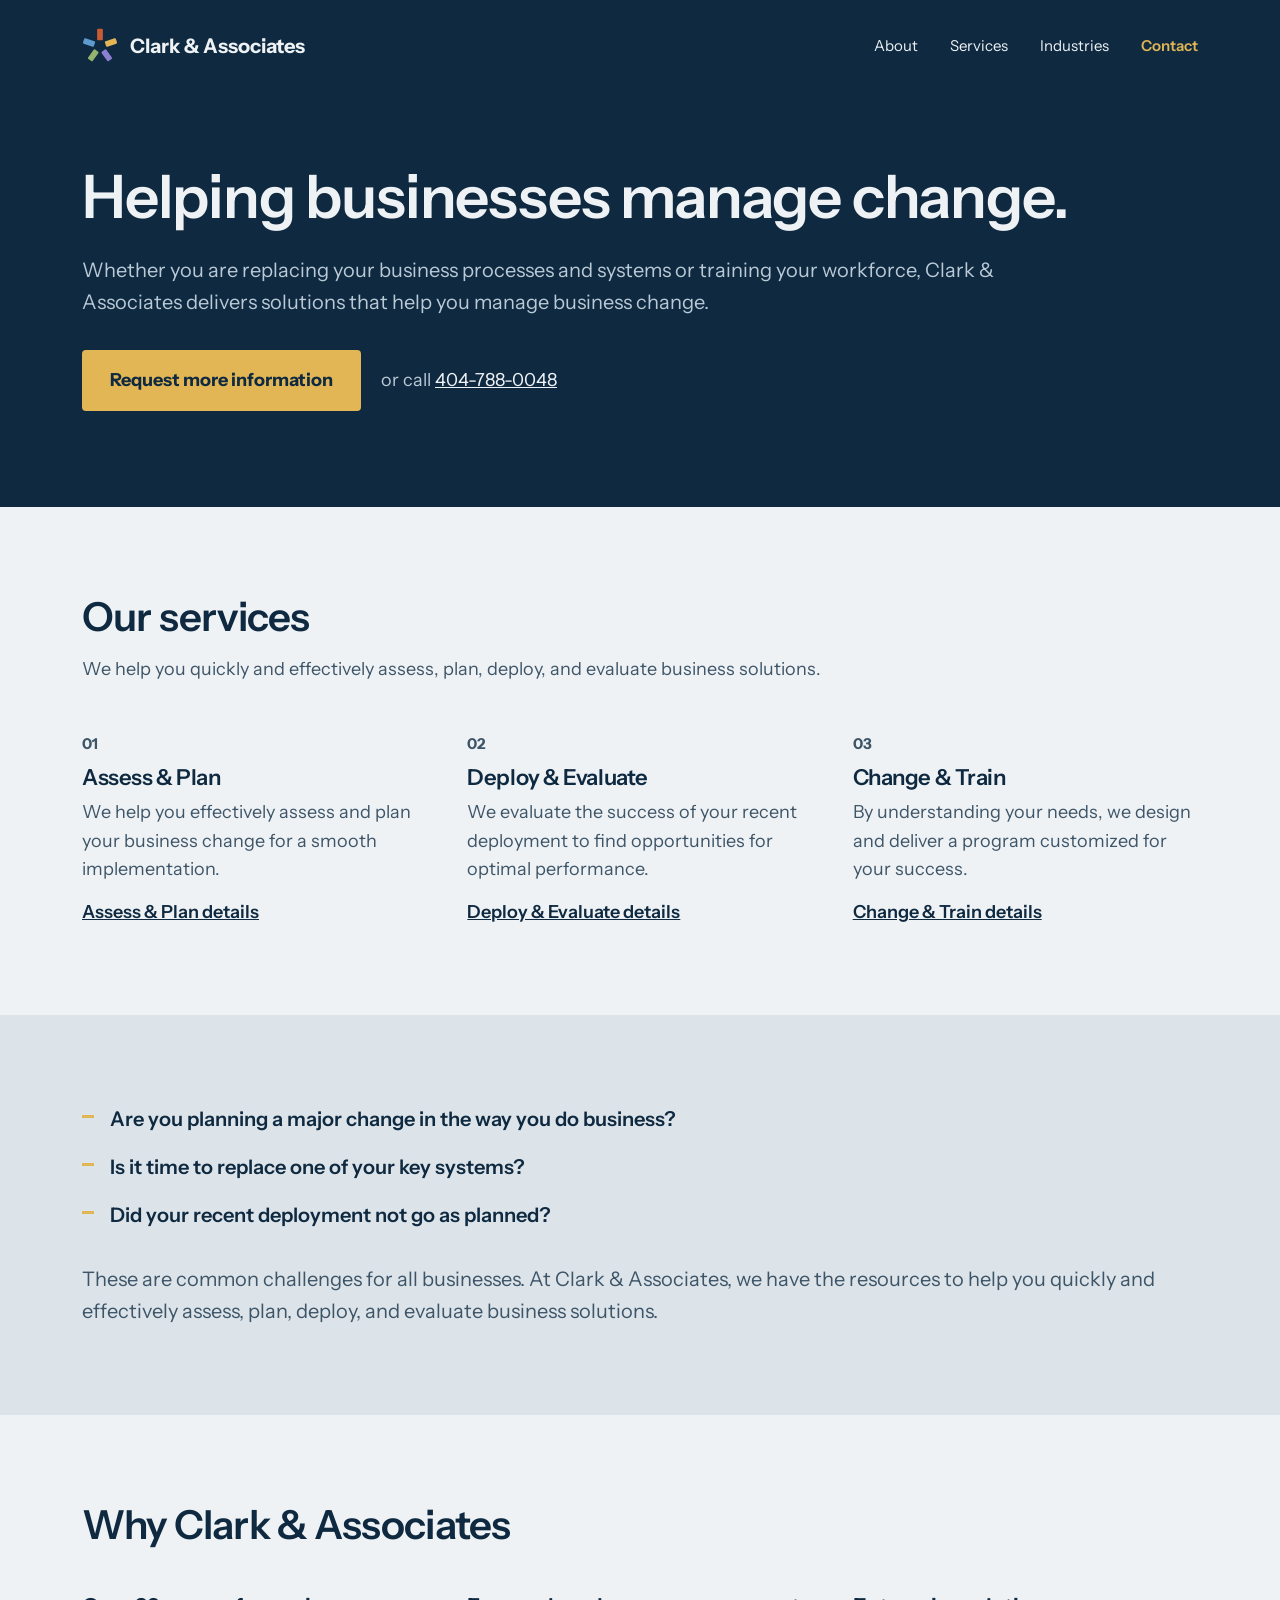
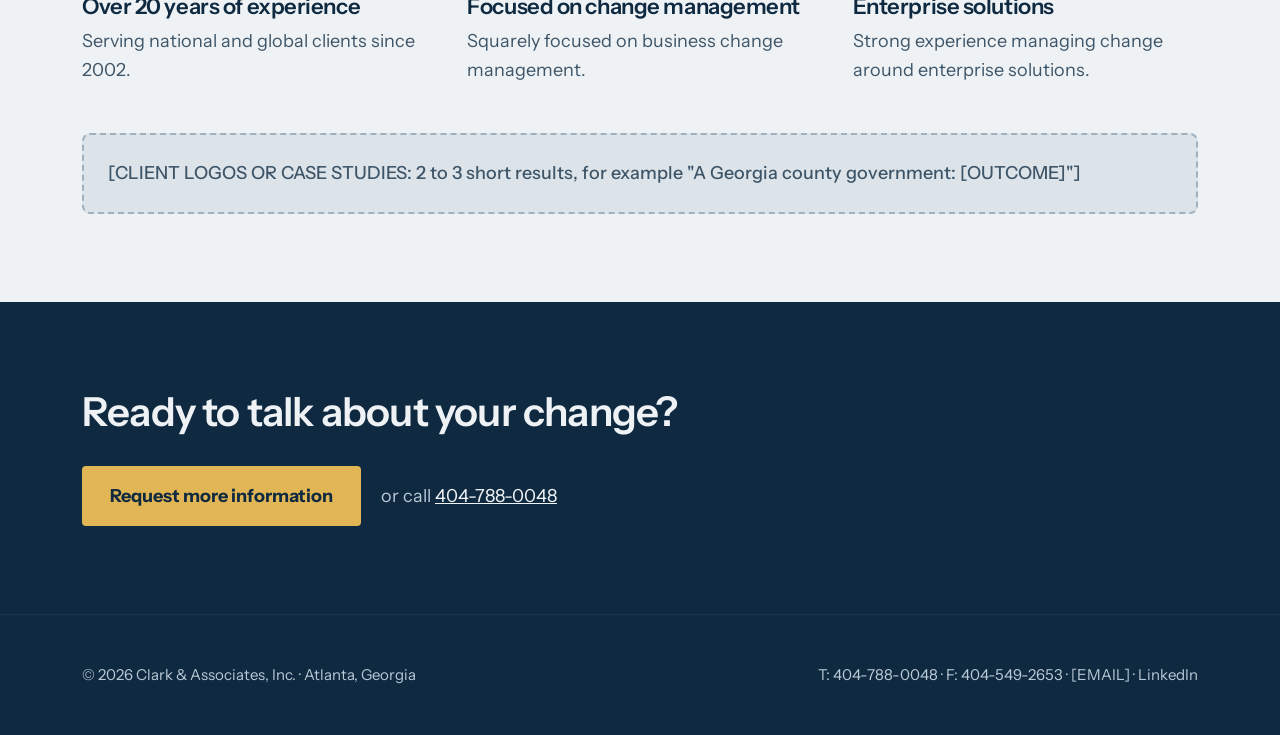
<file: index.html>
<!doctype html>
<html lang="en"><head><meta charset="utf-8"><meta name="viewport" content="width=device-width,initial-scale=1">
<title>Business Transformation Consulting Firm | Atlanta | Marietta GA</title><meta name="description" content="Clark &amp; Associates is a business transformation and change management consulting firm serving Atlanta, Marietta, Johns Creek, Sandy Springs, Alpharetta and Roswell, GA.">
<link rel="canonical" href="https://clarkainc.com/">
<meta property="og:title" content="Business Transformation Consulting Firm | Atlanta | Marietta GA"><meta property="og:description" content="Clark &amp; Associates is a business transformation and change management consulting firm serving Atlanta, Marietta, Johns Creek, Sandy Springs, Alpharetta and Roswell, GA."><meta property="og:type" content="website">
<link rel="icon" href="data:image/svg+xml,<svg width='36' height='36' viewBox='-50 -50 100 100' aria-hidden='true'><rect x='-8' y='-48' width='16' height='32' rx='3' fill='%23C85A35'/><rect x='-8' y='-48' width='16' height='32' rx='3' fill='%23E2B654' transform='rotate(72)'/><rect x='-8' y='-48' width='16' height='32' rx='3' fill='%238C7FD0' transform='rotate(144)'/><rect x='-8' y='-48' width='16' height='32' rx='3' fill='%2394B36F' transform='rotate(216)'/><rect x='-8' y='-48' width='16' height='32' rx='3' fill='%235C9AD0' transform='rotate(288)'/></svg>">
<link rel="preconnect" href="https://fonts.googleapis.com"><link rel="preconnect" href="https://fonts.gstatic.com" crossorigin>
<link href="https://fonts.googleapis.com/css2?family=Instrument+Sans:wght@400;500;600;700&display=swap" rel="stylesheet">
<link rel="stylesheet" href="styles.css"><script type="application/ld+json">{"@context":"https://schema.org","@type":"ProfessionalService","name":"Clark & Associates, Inc.","url":"https://clarkainc.com/","telephone":"+1-404-788-0048","faxNumber":"+1-404-549-2653","foundingDate":"2002","founder":{"@type":"Person","name":"Clarence J. Clark"},"address":{"@type":"PostalAddress","addressLocality":"Atlanta","addressRegion":"GA","addressCountry":"US"},"areaServed":["Atlanta","Marietta","Johns Creek","Sandy Springs","Alpharetta","Roswell","Lawrenceville"]}</script></head><body>
<a class="skip" href="#main">Skip to content</a>
<header class="top"><div class="wrap"><div class="bar"><a class="brand" href="index.html"><svg width="36" height="36" viewBox="-50 -50 100 100" aria-hidden="true"><rect x="-8" y="-48" width="16" height="32" rx="3" fill="#C85A35"/><rect x="-8" y="-48" width="16" height="32" rx="3" fill="#E2B654" transform="rotate(72)"/><rect x="-8" y="-48" width="16" height="32" rx="3" fill="#8C7FD0" transform="rotate(144)"/><rect x="-8" y="-48" width="16" height="32" rx="3" fill="#94B36F" transform="rotate(216)"/><rect x="-8" y="-48" width="16" height="32" rx="3" fill="#5C9AD0" transform="rotate(288)"/></svg>Clark &amp; Associates</a><nav aria-label="Main"><ul><li><a href="business-consulting-firm/index.html">About</a></li><li><a href="services/index.html">Services</a></li><li><a href="operations-consulting/index.html">Industries</a></li><li><a href="contact/index.html" class=c>Contact</a></li></ul></nav></div><div class="hero"><h1>Helping businesses manage change.</h1><p>Whether you are replacing your business processes and systems or training your workforce, Clark &amp; Associates delivers solutions that help you manage business change.</p><div class="actions"><a class="btn" href="contact/index.html">Request more information</a><span>or call <a href="tel:404-788-0048">404-788-0048</a></span></div></div></div></header>
<main id="main"><section><div class="wrap"><h2>Our services</h2><p class="lead">We help you quickly and effectively assess, plan, deploy, and evaluate business solutions.</p><div class="grid3"><div class="card"><p class="num">01</p><h3>Assess &amp; Plan</h3><p>We help you effectively assess and plan your business change for a smooth implementation.</p><a class="more" href="strategic-business-assessments/index.html">Assess &amp; Plan details</a></div><div class="card"><p class="num">02</p><h3>Deploy &amp; Evaluate</h3><p>We evaluate the success of your recent deployment to find opportunities for optimal performance.</p><a class="more" href="project-management-services/index.html">Deploy &amp; Evaluate details</a></div><div class="card"><p class="num">03</p><h3>Change &amp; Train</h3><p>By understanding your needs, we design and deliver a program customized for your success.</p><a class="more" href="change-management-solutions/index.html">Change &amp; Train details</a></div></div></div></section><section class="alt"><div class="wrap"><ul class="qs" style="margin:0"><li>Are you planning a major change in the way you do business?</li><li>Is it time to replace one of your key systems?</li><li>Did your recent deployment not go as planned?</li></ul><p class="lead" style="margin-top:32px;font-size:20px">These are common challenges for all businesses. At Clark &amp; Associates, we have the resources to help you quickly and effectively assess, plan, deploy, and evaluate business solutions.</p></div></section><section><div class="wrap"><h2>Why Clark &amp; Associates</h2><div class="grid3"><div class="card"><h3>Over 20 years of experience</h3><p>Serving national and global clients since 2002.</p></div><div class="card"><h3>Focused on change management</h3><p>Squarely focused on business change management.</p></div><div class="card"><h3>Enterprise solutions</h3><p>Strong experience managing change around enterprise solutions.</p></div></div><div class="ph" style="margin-top:48px">[CLIENT LOGOS OR CASE STUDIES: 2 to 3 short results, for example "A Georgia county government: [OUTCOME]"]</div></div></section><section class="closing"><div class="wrap"><h2>Ready to talk about your change?</h2><div class="actions"><a class="btn" href="contact/index.html">Request more information</a><span>or call <a href="tel:404-788-0048">404-788-0048</a></span></div></div></section></main>
<footer><div class="wrap"><div class="bar"><span>&copy; 2026 Clark &amp; Associates, Inc. &middot; Atlanta, Georgia</span>
<span>T: <a href="tel:404-788-0048">404-788-0048</a> &middot; F: 404-549-2653 &middot; <a href="mailto:[EMAIL]">[EMAIL]</a> &middot; <a href="https://www.linkedin.com/in/clarencejclark/" target="_blank" rel="noopener">LinkedIn</a></span></div></div></footer>
<script>(function(){function fit(h){h.style.fontSize='';var s=parseFloat(getComputedStyle(h).fontSize),w=h.style.whiteSpace;h.style.whiteSpace='nowrap';while(h.scrollWidth>h.clientWidth+1&&s>14){s-=.5;h.style.fontSize=s+'px'}h.style.whiteSpace=w;return s}function f(){var hs=document.querySelectorAll('h1,h2,h3');if(innerWidth<700){hs.forEach(function(h){h.style.fontSize=''});return}hs.forEach(fit);document.querySelectorAll('.grid3,.grid2').forEach(function(g){var t=g.querySelectorAll('h3');if(!t.length)return;var m=Infinity;t.forEach(function(h){m=Math.min(m,parseFloat(h.style.fontSize||getComputedStyle(h).fontSize))});t.forEach(function(h){h.style.fontSize=m+'px'})})}if(document.fonts&&document.fonts.ready)document.fonts.ready.then(f);addEventListener('load',f);addEventListener('resize',f)})();</script>
<script data-goatcounter="https://alittleagency.goatcounter.com/count" async src="//gc.zgo.at/count.js"></script>
</body></html>
</file>
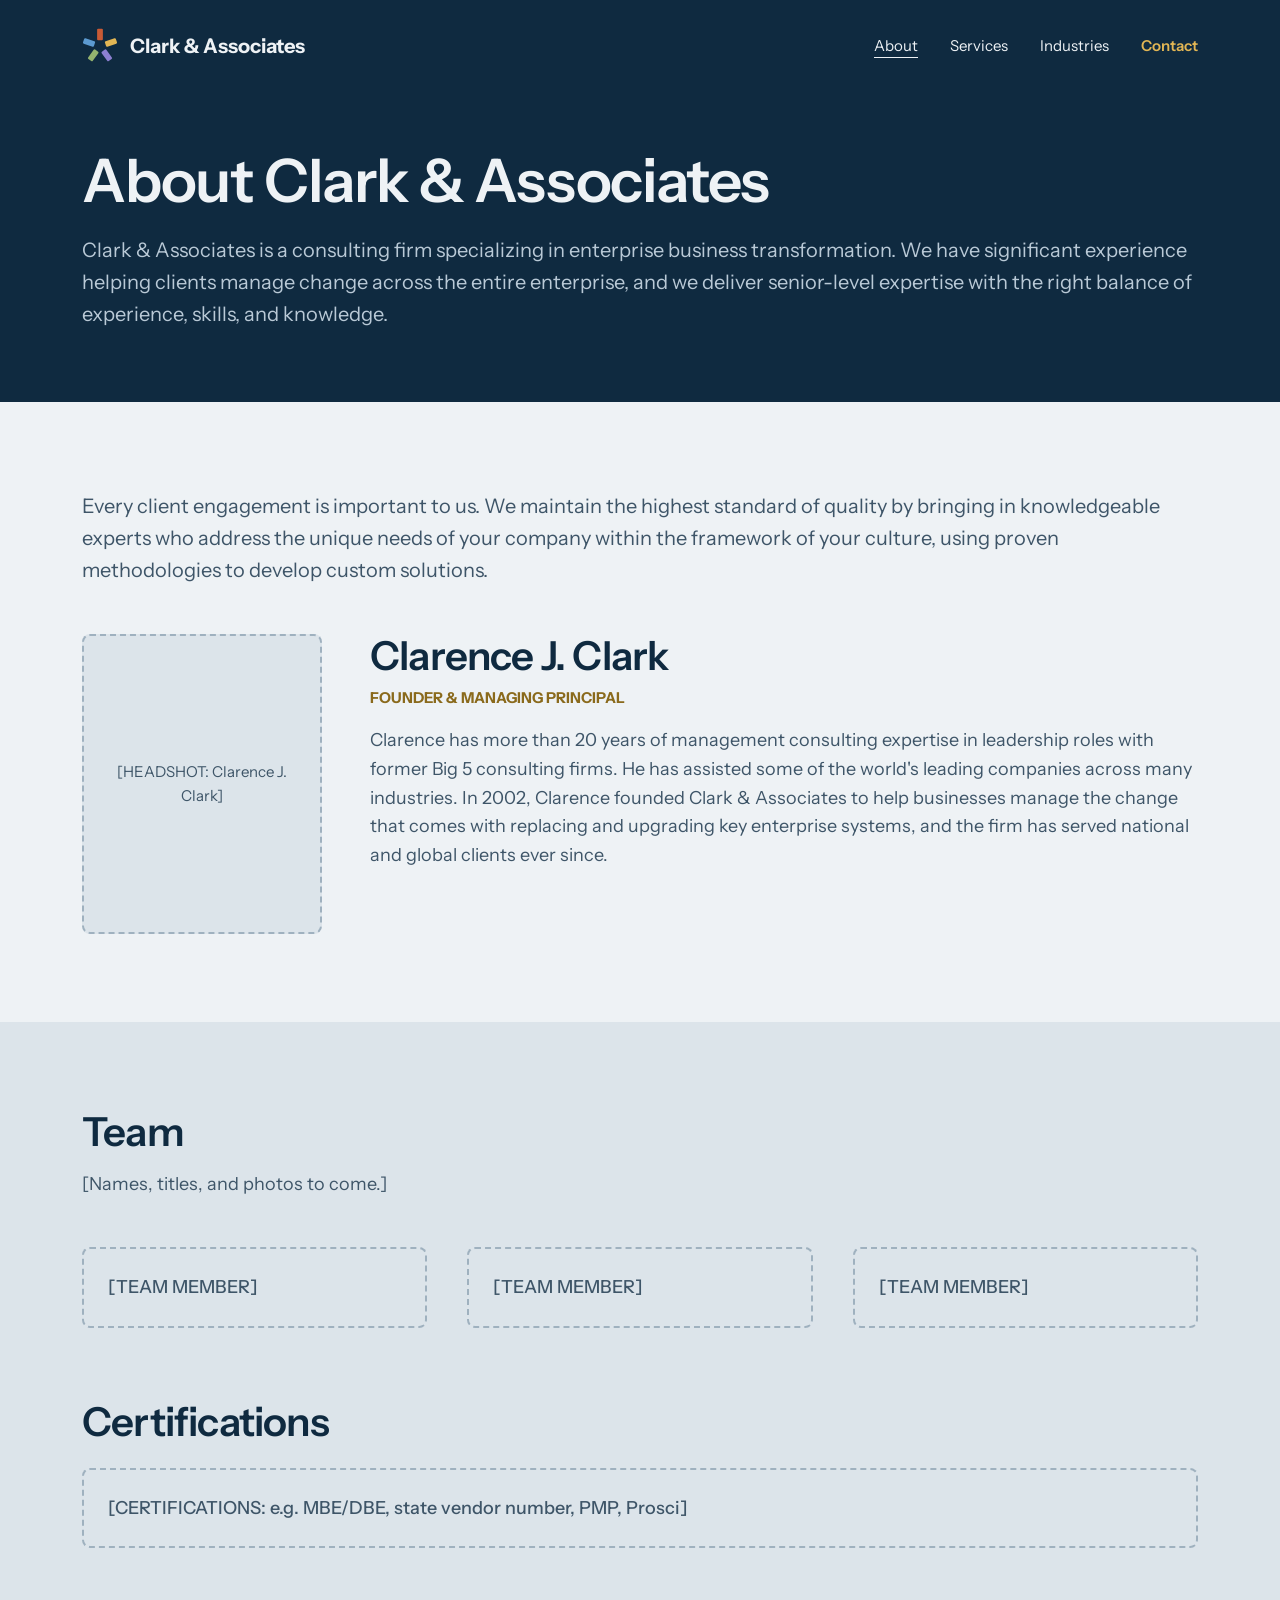
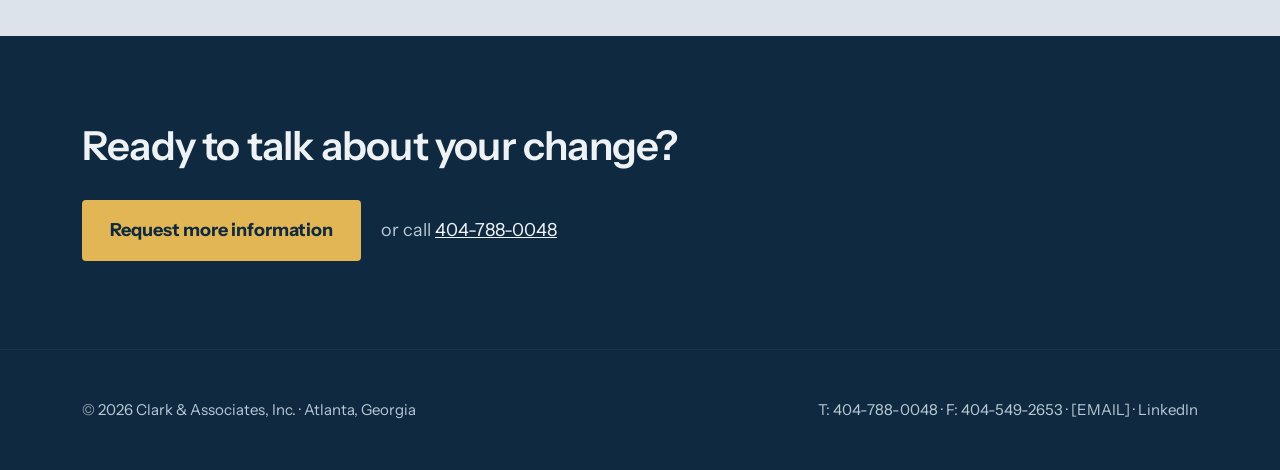
<file: business-consulting-firm/index.html>
<!doctype html>
<html lang="en"><head><meta charset="utf-8"><meta name="viewport" content="width=device-width,initial-scale=1">
<title>Business Consulting Firm | Atlanta | Marietta GA</title><meta name="description" content="Clark &amp; Associates is an Atlanta business consulting firm specializing in enterprise transformation, founded in 2002 by Clarence J. Clark.">
<link rel="canonical" href="https://clarkainc.com/business-consulting-firm/">
<meta property="og:title" content="Business Consulting Firm | Atlanta | Marietta GA"><meta property="og:description" content="Clark &amp; Associates is an Atlanta business consulting firm specializing in enterprise transformation, founded in 2002 by Clarence J. Clark."><meta property="og:type" content="website">
<link rel="icon" href="data:image/svg+xml,<svg width='36' height='36' viewBox='-50 -50 100 100' aria-hidden='true'><rect x='-8' y='-48' width='16' height='32' rx='3' fill='%23C85A35'/><rect x='-8' y='-48' width='16' height='32' rx='3' fill='%23E2B654' transform='rotate(72)'/><rect x='-8' y='-48' width='16' height='32' rx='3' fill='%238C7FD0' transform='rotate(144)'/><rect x='-8' y='-48' width='16' height='32' rx='3' fill='%2394B36F' transform='rotate(216)'/><rect x='-8' y='-48' width='16' height='32' rx='3' fill='%235C9AD0' transform='rotate(288)'/></svg>">
<link rel="preconnect" href="https://fonts.googleapis.com"><link rel="preconnect" href="https://fonts.gstatic.com" crossorigin>
<link href="https://fonts.googleapis.com/css2?family=Instrument+Sans:wght@400;500;600;700&display=swap" rel="stylesheet">
<link rel="stylesheet" href="../styles.css"></head><body>
<a class="skip" href="#main">Skip to content</a>
<header class="top"><div class="wrap"><div class="bar"><a class="brand" href="../index.html"><svg width="36" height="36" viewBox="-50 -50 100 100" aria-hidden="true"><rect x="-8" y="-48" width="16" height="32" rx="3" fill="#C85A35"/><rect x="-8" y="-48" width="16" height="32" rx="3" fill="#E2B654" transform="rotate(72)"/><rect x="-8" y="-48" width="16" height="32" rx="3" fill="#8C7FD0" transform="rotate(144)"/><rect x="-8" y="-48" width="16" height="32" rx="3" fill="#94B36F" transform="rotate(216)"/><rect x="-8" y="-48" width="16" height="32" rx="3" fill="#5C9AD0" transform="rotate(288)"/></svg>Clark &amp; Associates</a><nav aria-label="Main"><ul><li><a href="../business-consulting-firm/index.html" aria-current=page>About</a></li><li><a href="../services/index.html">Services</a></li><li><a href="../operations-consulting/index.html">Industries</a></li><li><a href="../contact/index.html" class=c>Contact</a></li></ul></nav></div><div class="sub"><h1>About Clark &amp; Associates</h1><p>Clark &amp; Associates is a consulting firm specializing in enterprise business transformation. We have significant experience helping clients manage change across the entire enterprise, and we deliver senior-level expertise with the right balance of experience, skills, and knowledge.</p></div></div></header>
<main id="main"><section><div class="wrap"><p class="lead" style="margin:0;font-size:20px">Every client engagement is important to us. We maintain the highest standard of quality by bringing in knowledgeable experts who address the unique needs of your company within the framework of your culture, using proven methodologies to develop custom solutions.</p><div class="leader"><div class="photo">[HEADSHOT: Clarence J. Clark]</div><div><h2>Clarence J. Clark</h2><p class="num" style="margin-top:8px">FOUNDER &amp; MANAGING PRINCIPAL</p><p class="lead" style="margin-top:16px">Clarence has more than 20 years of management consulting expertise in leadership roles with former Big 5 consulting firms. He has assisted some of the world&#x27;s leading companies across many industries. In 2002, Clarence founded Clark &amp; Associates to help businesses manage the change that comes with replacing and upgrading key enterprise systems, and the firm has served national and global clients ever since.</p></div></div></div></section><section class="alt"><div class="wrap"><h2>Team</h2><p class="lead">[Names, titles, and photos to come.]</p><div class="grid3"><div class="ph">[TEAM MEMBER]</div><div class="ph">[TEAM MEMBER]</div><div class="ph">[TEAM MEMBER]</div></div><h2 style="margin-top:72px">Certifications</h2><div class="ph" style="margin-top:24px">[CERTIFICATIONS: e.g. MBE/DBE, state vendor number, PMP, Prosci]</div></div></section><section class="closing"><div class="wrap"><h2>Ready to talk about your change?</h2><div class="actions"><a class="btn" href="../contact/index.html">Request more information</a><span>or call <a href="tel:404-788-0048">404-788-0048</a></span></div></div></section></main>
<footer><div class="wrap"><div class="bar"><span>&copy; 2026 Clark &amp; Associates, Inc. &middot; Atlanta, Georgia</span>
<span>T: <a href="tel:404-788-0048">404-788-0048</a> &middot; F: 404-549-2653 &middot; <a href="mailto:[EMAIL]">[EMAIL]</a> &middot; <a href="https://www.linkedin.com/in/clarencejclark/" target="_blank" rel="noopener">LinkedIn</a></span></div></div></footer>
<script>(function(){function fit(h){h.style.fontSize='';var s=parseFloat(getComputedStyle(h).fontSize),w=h.style.whiteSpace;h.style.whiteSpace='nowrap';while(h.scrollWidth>h.clientWidth+1&&s>14){s-=.5;h.style.fontSize=s+'px'}h.style.whiteSpace=w;return s}function f(){var hs=document.querySelectorAll('h1,h2,h3');if(innerWidth<700){hs.forEach(function(h){h.style.fontSize=''});return}hs.forEach(fit);document.querySelectorAll('.grid3,.grid2').forEach(function(g){var t=g.querySelectorAll('h3');if(!t.length)return;var m=Infinity;t.forEach(function(h){m=Math.min(m,parseFloat(h.style.fontSize||getComputedStyle(h).fontSize))});t.forEach(function(h){h.style.fontSize=m+'px'})})}if(document.fonts&&document.fonts.ready)document.fonts.ready.then(f);addEventListener('load',f);addEventListener('resize',f)})();</script>
<script data-goatcounter="https://alittleagency.goatcounter.com/count" async src="//gc.zgo.at/count.js"></script>
</body></html>
</file>
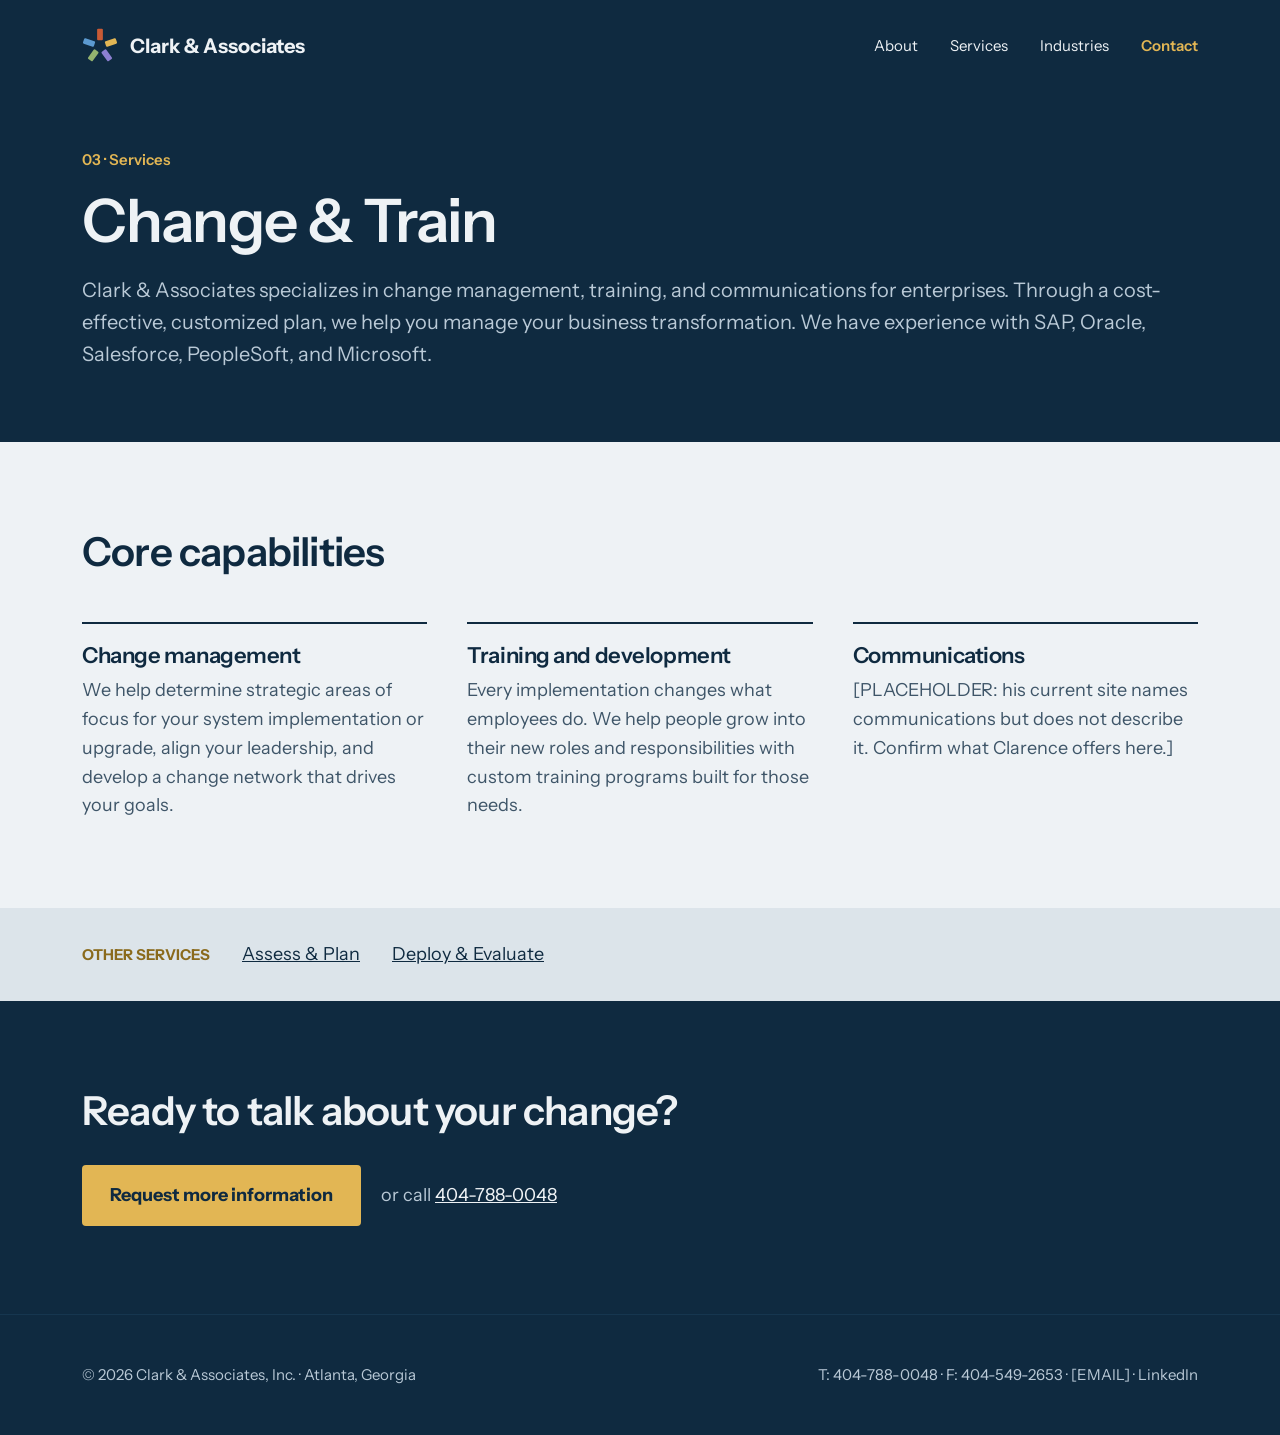
<file: change-management-solutions/index.html>
<!doctype html>
<html lang="en"><head><meta charset="utf-8"><meta name="viewport" content="width=device-width,initial-scale=1">
<title>Change Management Solutions | Atlanta | Marietta GA</title><meta name="description" content="Change management, training and communications for SAP, Oracle, PeopleSoft and Microsoft implementations in Atlanta, GA.">
<link rel="canonical" href="https://clarkainc.com/change-management-solutions/">
<meta property="og:title" content="Change Management Solutions | Atlanta | Marietta GA"><meta property="og:description" content="Change management, training and communications for SAP, Oracle, PeopleSoft and Microsoft implementations in Atlanta, GA."><meta property="og:type" content="website">
<link rel="icon" href="data:image/svg+xml,<svg width='36' height='36' viewBox='-50 -50 100 100' aria-hidden='true'><rect x='-8' y='-48' width='16' height='32' rx='3' fill='%23C85A35'/><rect x='-8' y='-48' width='16' height='32' rx='3' fill='%23E2B654' transform='rotate(72)'/><rect x='-8' y='-48' width='16' height='32' rx='3' fill='%238C7FD0' transform='rotate(144)'/><rect x='-8' y='-48' width='16' height='32' rx='3' fill='%2394B36F' transform='rotate(216)'/><rect x='-8' y='-48' width='16' height='32' rx='3' fill='%235C9AD0' transform='rotate(288)'/></svg>">
<link rel="preconnect" href="https://fonts.googleapis.com"><link rel="preconnect" href="https://fonts.gstatic.com" crossorigin>
<link href="https://fonts.googleapis.com/css2?family=Instrument+Sans:wght@400;500;600;700&display=swap" rel="stylesheet">
<link rel="stylesheet" href="../styles.css"></head><body>
<a class="skip" href="#main">Skip to content</a>
<header class="top"><div class="wrap"><div class="bar"><a class="brand" href="../index.html"><svg width="36" height="36" viewBox="-50 -50 100 100" aria-hidden="true"><rect x="-8" y="-48" width="16" height="32" rx="3" fill="#C85A35"/><rect x="-8" y="-48" width="16" height="32" rx="3" fill="#E2B654" transform="rotate(72)"/><rect x="-8" y="-48" width="16" height="32" rx="3" fill="#8C7FD0" transform="rotate(144)"/><rect x="-8" y="-48" width="16" height="32" rx="3" fill="#94B36F" transform="rotate(216)"/><rect x="-8" y="-48" width="16" height="32" rx="3" fill="#5C9AD0" transform="rotate(288)"/></svg>Clark &amp; Associates</a><nav aria-label="Main"><ul><li><a href="../business-consulting-firm/index.html">About</a></li><li><a href="../services/index.html">Services</a></li><li><a href="../operations-consulting/index.html">Industries</a></li><li><a href="../contact/index.html" class=c>Contact</a></li></ul></nav></div><div class="sub"><a class="crumb" href="../services/index.html">03 &middot; Services</a><h1>Change &amp; Train</h1><p>Clark &amp; Associates specializes in change management, training, and communications for enterprises. Through a cost-effective, customized plan, we help you manage your business transformation. We have experience with SAP, Oracle, Salesforce, PeopleSoft, and Microsoft.</p></div></div></header>
<main id="main"><section><div class="wrap"><h2>Core capabilities</h2><div class="grid3"><div class="cap"><h3>Change management</h3><p>We help determine strategic areas of focus for your system implementation or upgrade, align your leadership, and develop a change network that drives your goals.</p></div><div class="cap"><h3>Training and development</h3><p>Every implementation changes what employees do. We help people grow into their new roles and responsibilities with custom training programs built for those needs.</p></div><div class="cap"><h3>Communications</h3><p>[PLACEHOLDER: his current site names communications but does not describe it. Confirm what Clarence offers here.]</p></div></div></div></section><section class="alt strip"><div class="wrap" style="display:flex;gap:32px;align-items:center;flex-wrap:wrap"><span class="num" style="margin:0">OTHER SERVICES</span><a class="more" href="../strategic-business-assessments/index.html" style="margin-right:32px">Assess &amp; Plan</a><a class="more" href="../project-management-services/index.html" style="margin-right:32px">Deploy &amp; Evaluate</a></div></section><section class="closing"><div class="wrap"><h2>Ready to talk about your change?</h2><div class="actions"><a class="btn" href="../contact/index.html">Request more information</a><span>or call <a href="tel:404-788-0048">404-788-0048</a></span></div></div></section></main>
<footer><div class="wrap"><div class="bar"><span>&copy; 2026 Clark &amp; Associates, Inc. &middot; Atlanta, Georgia</span>
<span>T: <a href="tel:404-788-0048">404-788-0048</a> &middot; F: 404-549-2653 &middot; <a href="mailto:[EMAIL]">[EMAIL]</a> &middot; <a href="https://www.linkedin.com/in/clarencejclark/" target="_blank" rel="noopener">LinkedIn</a></span></div></div></footer>
<script>(function(){function fit(h){h.style.fontSize='';var s=parseFloat(getComputedStyle(h).fontSize),w=h.style.whiteSpace;h.style.whiteSpace='nowrap';while(h.scrollWidth>h.clientWidth+1&&s>14){s-=.5;h.style.fontSize=s+'px'}h.style.whiteSpace=w;return s}function f(){var hs=document.querySelectorAll('h1,h2,h3');if(innerWidth<700){hs.forEach(function(h){h.style.fontSize=''});return}hs.forEach(fit);document.querySelectorAll('.grid3,.grid2').forEach(function(g){var t=g.querySelectorAll('h3');if(!t.length)return;var m=Infinity;t.forEach(function(h){m=Math.min(m,parseFloat(h.style.fontSize||getComputedStyle(h).fontSize))});t.forEach(function(h){h.style.fontSize=m+'px'})})}if(document.fonts&&document.fonts.ready)document.fonts.ready.then(f);addEventListener('load',f);addEventListener('resize',f)})();</script>
<script data-goatcounter="https://alittleagency.goatcounter.com/count" async src="//gc.zgo.at/count.js"></script>
</body></html>
</file>
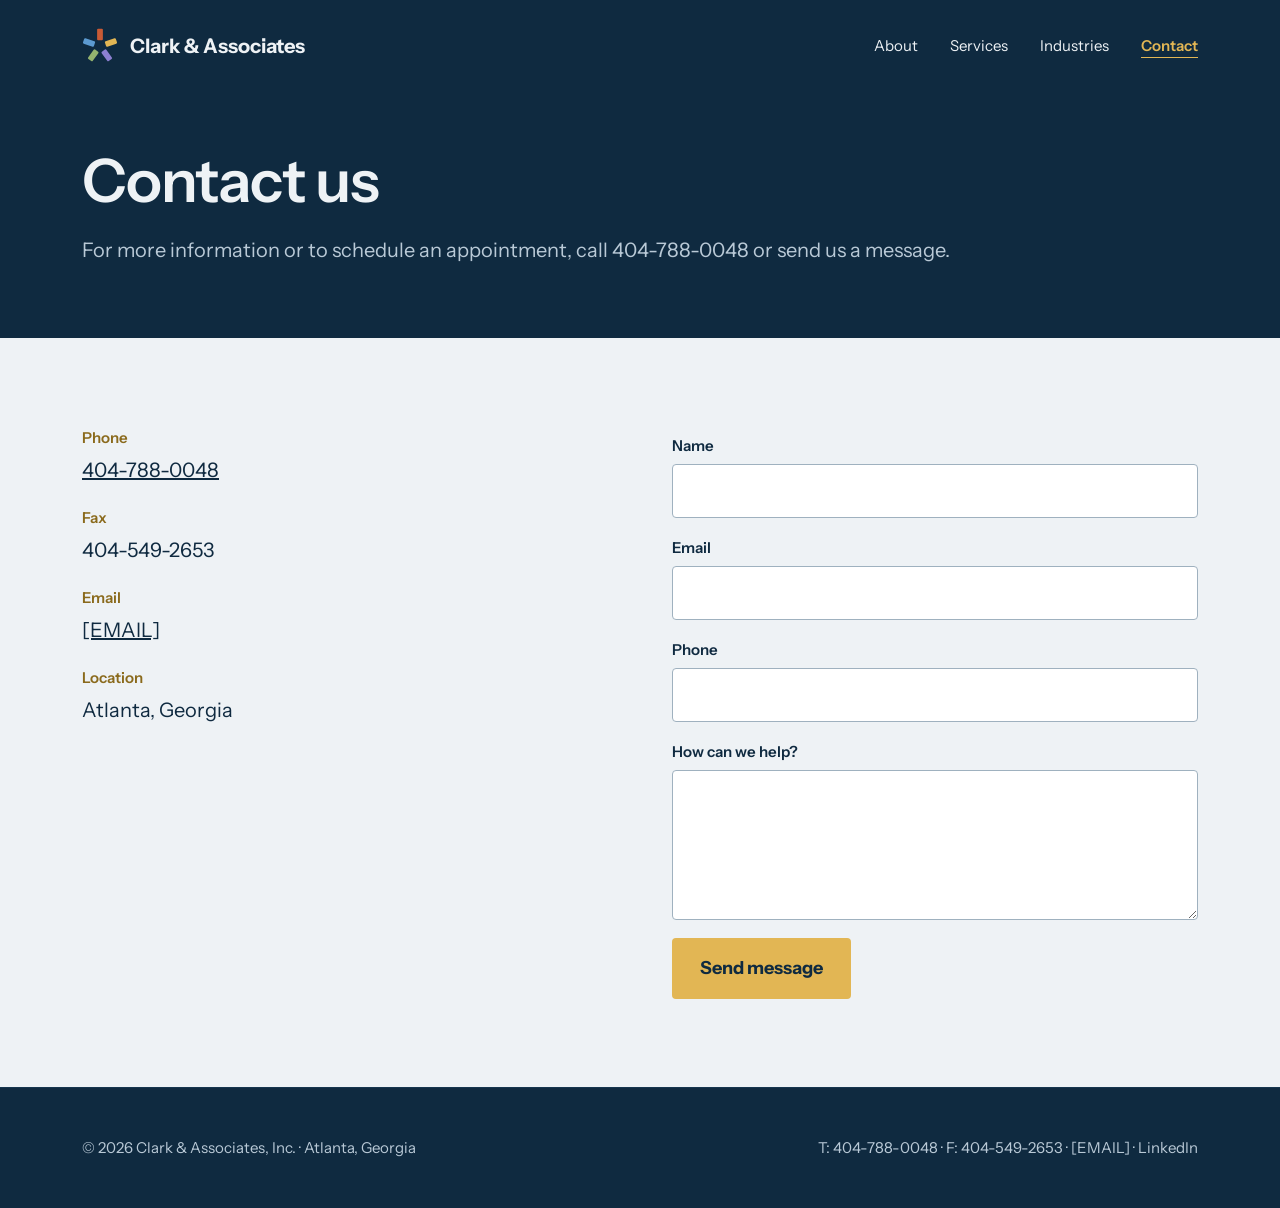
<file: contact/index.html>
<!doctype html>
<html lang="en"><head><meta charset="utf-8"><meta name="viewport" content="width=device-width,initial-scale=1">
<title>Contact Clark &amp; Associates, Inc. | Atlanta GA</title><meta name="description" content="Contact Clark &amp; Associates in Atlanta, Georgia. Call 404-788-0048.">
<link rel="canonical" href="https://clarkainc.com/contact/">
<meta property="og:title" content="Contact Clark &amp; Associates, Inc. | Atlanta GA"><meta property="og:description" content="Contact Clark &amp; Associates in Atlanta, Georgia. Call 404-788-0048."><meta property="og:type" content="website">
<link rel="icon" href="data:image/svg+xml,<svg width='36' height='36' viewBox='-50 -50 100 100' aria-hidden='true'><rect x='-8' y='-48' width='16' height='32' rx='3' fill='%23C85A35'/><rect x='-8' y='-48' width='16' height='32' rx='3' fill='%23E2B654' transform='rotate(72)'/><rect x='-8' y='-48' width='16' height='32' rx='3' fill='%238C7FD0' transform='rotate(144)'/><rect x='-8' y='-48' width='16' height='32' rx='3' fill='%2394B36F' transform='rotate(216)'/><rect x='-8' y='-48' width='16' height='32' rx='3' fill='%235C9AD0' transform='rotate(288)'/></svg>">
<link rel="preconnect" href="https://fonts.googleapis.com"><link rel="preconnect" href="https://fonts.gstatic.com" crossorigin>
<link href="https://fonts.googleapis.com/css2?family=Instrument+Sans:wght@400;500;600;700&display=swap" rel="stylesheet">
<link rel="stylesheet" href="../styles.css"></head><body>
<a class="skip" href="#main">Skip to content</a>
<header class="top"><div class="wrap"><div class="bar"><a class="brand" href="../index.html"><svg width="36" height="36" viewBox="-50 -50 100 100" aria-hidden="true"><rect x="-8" y="-48" width="16" height="32" rx="3" fill="#C85A35"/><rect x="-8" y="-48" width="16" height="32" rx="3" fill="#E2B654" transform="rotate(72)"/><rect x="-8" y="-48" width="16" height="32" rx="3" fill="#8C7FD0" transform="rotate(144)"/><rect x="-8" y="-48" width="16" height="32" rx="3" fill="#94B36F" transform="rotate(216)"/><rect x="-8" y="-48" width="16" height="32" rx="3" fill="#5C9AD0" transform="rotate(288)"/></svg>Clark &amp; Associates</a><nav aria-label="Main"><ul><li><a href="../business-consulting-firm/index.html">About</a></li><li><a href="../services/index.html">Services</a></li><li><a href="../operations-consulting/index.html">Industries</a></li><li><a href="../contact/index.html" aria-current=page class=c>Contact</a></li></ul></nav></div><div class="sub"><h1>Contact us</h1><p>For more information or to schedule an appointment, call 404-788-0048 or send us a message.</p></div></div></header>
<main id="main"><section><div class="wrap split"><dl class="info" style="margin:0"><dt>Phone</dt><dd><a href="tel:404-788-0048">404-788-0048</a></dd><dt>Fax</dt><dd>404-549-2653</dd><dt>Email</dt><dd><a href="mailto:[EMAIL]">[EMAIL]</a></dd><dt>Location</dt><dd>Atlanta, Georgia</dd></dl><form action="[FORMSPREE ENDPOINT]" method="POST"><label>Name<input name="name" autocomplete="name" required></label><label>Email<input type="email" name="email" autocomplete="email" required></label><label>Phone<input type="tel" name="phone" autocomplete="tel"></label><label>How can we help?<textarea name="message" rows="5" required></textarea></label><input class="hp" name="_gotcha" tabindex="-1" autocomplete="off" aria-hidden="true"><button class="btn" type="submit" style="justify-self:start">Send message</button></form></div></section></main>
<footer><div class="wrap"><div class="bar"><span>&copy; 2026 Clark &amp; Associates, Inc. &middot; Atlanta, Georgia</span>
<span>T: <a href="tel:404-788-0048">404-788-0048</a> &middot; F: 404-549-2653 &middot; <a href="mailto:[EMAIL]">[EMAIL]</a> &middot; <a href="https://www.linkedin.com/in/clarencejclark/" target="_blank" rel="noopener">LinkedIn</a></span></div></div></footer>
<script>(function(){function fit(h){h.style.fontSize='';var s=parseFloat(getComputedStyle(h).fontSize),w=h.style.whiteSpace;h.style.whiteSpace='nowrap';while(h.scrollWidth>h.clientWidth+1&&s>14){s-=.5;h.style.fontSize=s+'px'}h.style.whiteSpace=w;return s}function f(){var hs=document.querySelectorAll('h1,h2,h3');if(innerWidth<700){hs.forEach(function(h){h.style.fontSize=''});return}hs.forEach(fit);document.querySelectorAll('.grid3,.grid2').forEach(function(g){var t=g.querySelectorAll('h3');if(!t.length)return;var m=Infinity;t.forEach(function(h){m=Math.min(m,parseFloat(h.style.fontSize||getComputedStyle(h).fontSize))});t.forEach(function(h){h.style.fontSize=m+'px'})})}if(document.fonts&&document.fonts.ready)document.fonts.ready.then(f);addEventListener('load',f);addEventListener('resize',f)})();</script>
<script data-goatcounter="https://alittleagency.goatcounter.com/count" async src="//gc.zgo.at/count.js"></script>
</body></html>
</file>
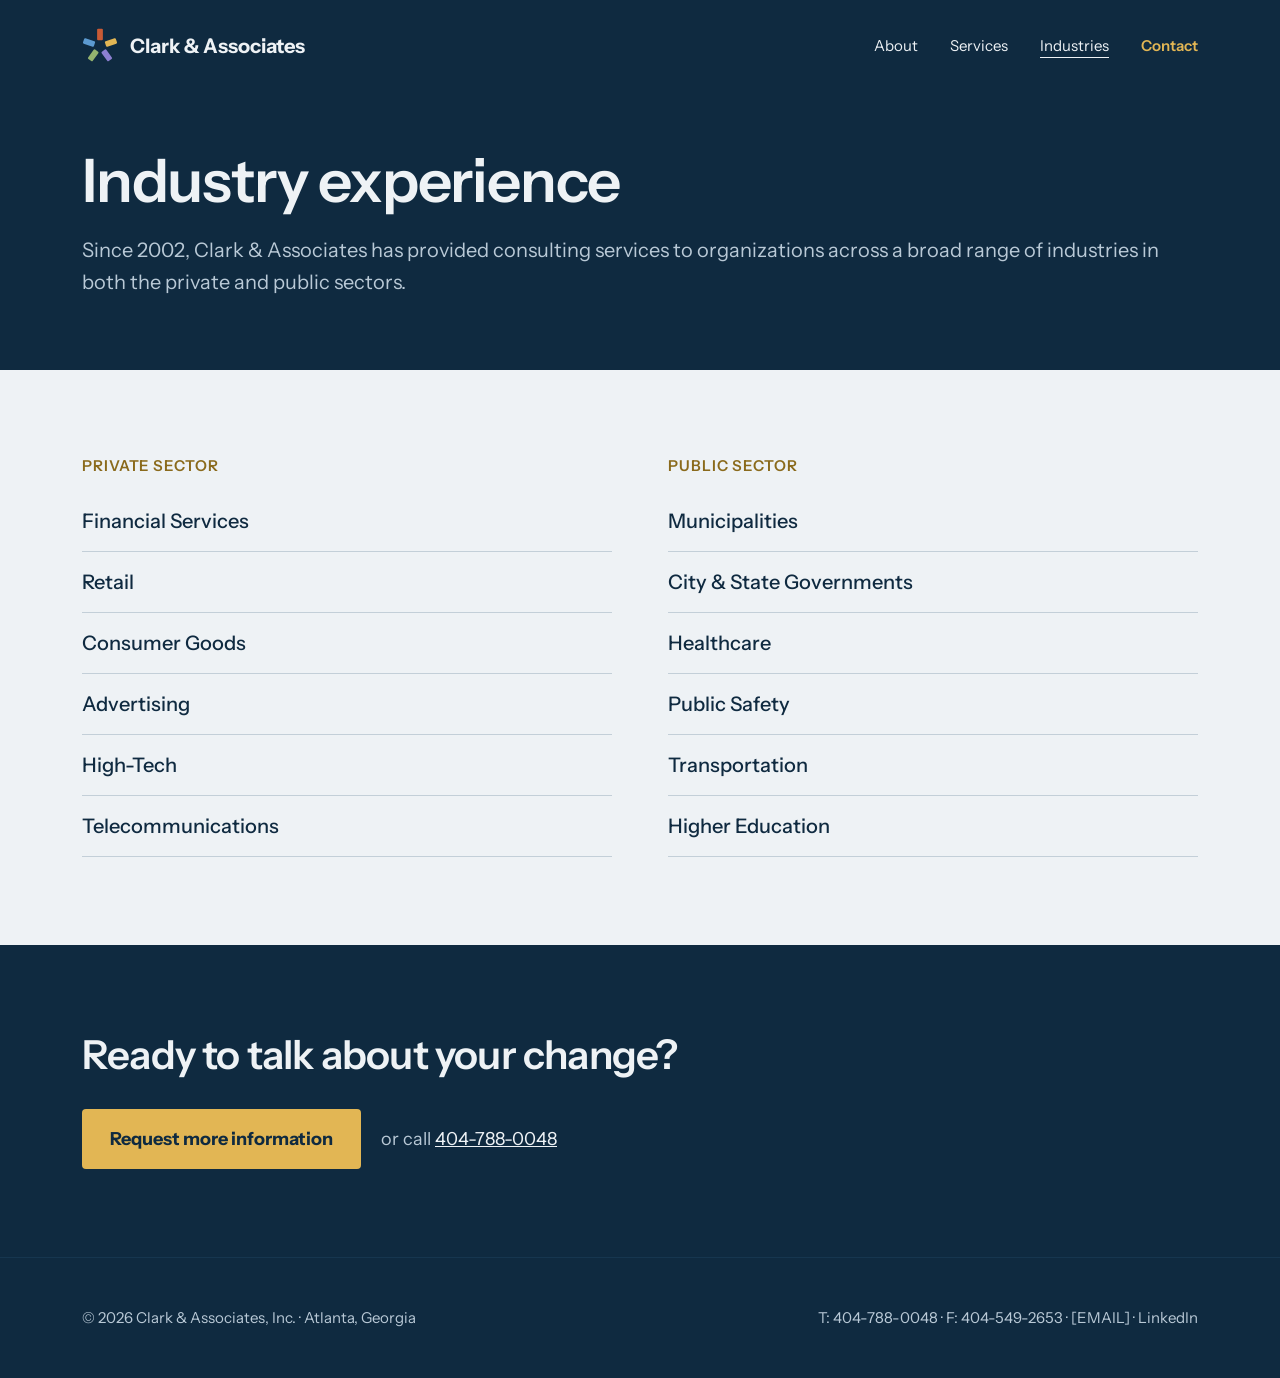
<file: operations-consulting/index.html>
<!doctype html>
<html lang="en"><head><meta charset="utf-8"><meta name="viewport" content="width=device-width,initial-scale=1">
<title>Operations Consulting | Atlanta | Marietta GA</title><meta name="description" content="Clark &amp; Associates has served private and public sector organizations since 2002, from financial services to city and state government.">
<link rel="canonical" href="https://clarkainc.com/operations-consulting/">
<meta property="og:title" content="Operations Consulting | Atlanta | Marietta GA"><meta property="og:description" content="Clark &amp; Associates has served private and public sector organizations since 2002, from financial services to city and state government."><meta property="og:type" content="website">
<link rel="icon" href="data:image/svg+xml,<svg width='36' height='36' viewBox='-50 -50 100 100' aria-hidden='true'><rect x='-8' y='-48' width='16' height='32' rx='3' fill='%23C85A35'/><rect x='-8' y='-48' width='16' height='32' rx='3' fill='%23E2B654' transform='rotate(72)'/><rect x='-8' y='-48' width='16' height='32' rx='3' fill='%238C7FD0' transform='rotate(144)'/><rect x='-8' y='-48' width='16' height='32' rx='3' fill='%2394B36F' transform='rotate(216)'/><rect x='-8' y='-48' width='16' height='32' rx='3' fill='%235C9AD0' transform='rotate(288)'/></svg>">
<link rel="preconnect" href="https://fonts.googleapis.com"><link rel="preconnect" href="https://fonts.gstatic.com" crossorigin>
<link href="https://fonts.googleapis.com/css2?family=Instrument+Sans:wght@400;500;600;700&display=swap" rel="stylesheet">
<link rel="stylesheet" href="../styles.css"></head><body>
<a class="skip" href="#main">Skip to content</a>
<header class="top"><div class="wrap"><div class="bar"><a class="brand" href="../index.html"><svg width="36" height="36" viewBox="-50 -50 100 100" aria-hidden="true"><rect x="-8" y="-48" width="16" height="32" rx="3" fill="#C85A35"/><rect x="-8" y="-48" width="16" height="32" rx="3" fill="#E2B654" transform="rotate(72)"/><rect x="-8" y="-48" width="16" height="32" rx="3" fill="#8C7FD0" transform="rotate(144)"/><rect x="-8" y="-48" width="16" height="32" rx="3" fill="#94B36F" transform="rotate(216)"/><rect x="-8" y="-48" width="16" height="32" rx="3" fill="#5C9AD0" transform="rotate(288)"/></svg>Clark &amp; Associates</a><nav aria-label="Main"><ul><li><a href="../business-consulting-firm/index.html">About</a></li><li><a href="../services/index.html">Services</a></li><li><a href="../operations-consulting/index.html" aria-current=page>Industries</a></li><li><a href="../contact/index.html" class=c>Contact</a></li></ul></nav></div><div class="sub"><h1>Industry experience</h1><p>Since 2002, Clark &amp; Associates has provided consulting services to organizations across a broad range of industries in both the private and public sectors.</p></div></div></header>
<main id="main"><section><div class="wrap"><div class="lists" style="margin-top:0"><div><h3>Private sector</h3><ul><li>Financial Services</li><li>Retail</li><li>Consumer Goods</li><li>Advertising</li><li>High-Tech</li><li>Telecommunications</li></ul></div><div><h3>Public sector</h3><ul><li>Municipalities</li><li>City &amp; State Governments</li><li>Healthcare</li><li>Public Safety</li><li>Transportation</li><li>Higher Education</li></ul></div></div></div></section><section class="closing"><div class="wrap"><h2>Ready to talk about your change?</h2><div class="actions"><a class="btn" href="../contact/index.html">Request more information</a><span>or call <a href="tel:404-788-0048">404-788-0048</a></span></div></div></section></main>
<footer><div class="wrap"><div class="bar"><span>&copy; 2026 Clark &amp; Associates, Inc. &middot; Atlanta, Georgia</span>
<span>T: <a href="tel:404-788-0048">404-788-0048</a> &middot; F: 404-549-2653 &middot; <a href="mailto:[EMAIL]">[EMAIL]</a> &middot; <a href="https://www.linkedin.com/in/clarencejclark/" target="_blank" rel="noopener">LinkedIn</a></span></div></div></footer>
<script>(function(){function fit(h){h.style.fontSize='';var s=parseFloat(getComputedStyle(h).fontSize),w=h.style.whiteSpace;h.style.whiteSpace='nowrap';while(h.scrollWidth>h.clientWidth+1&&s>14){s-=.5;h.style.fontSize=s+'px'}h.style.whiteSpace=w;return s}function f(){var hs=document.querySelectorAll('h1,h2,h3');if(innerWidth<700){hs.forEach(function(h){h.style.fontSize=''});return}hs.forEach(fit);document.querySelectorAll('.grid3,.grid2').forEach(function(g){var t=g.querySelectorAll('h3');if(!t.length)return;var m=Infinity;t.forEach(function(h){m=Math.min(m,parseFloat(h.style.fontSize||getComputedStyle(h).fontSize))});t.forEach(function(h){h.style.fontSize=m+'px'})})}if(document.fonts&&document.fonts.ready)document.fonts.ready.then(f);addEventListener('load',f);addEventListener('resize',f)})();</script>
<script data-goatcounter="https://alittleagency.goatcounter.com/count" async src="//gc.zgo.at/count.js"></script>
</body></html>
</file>
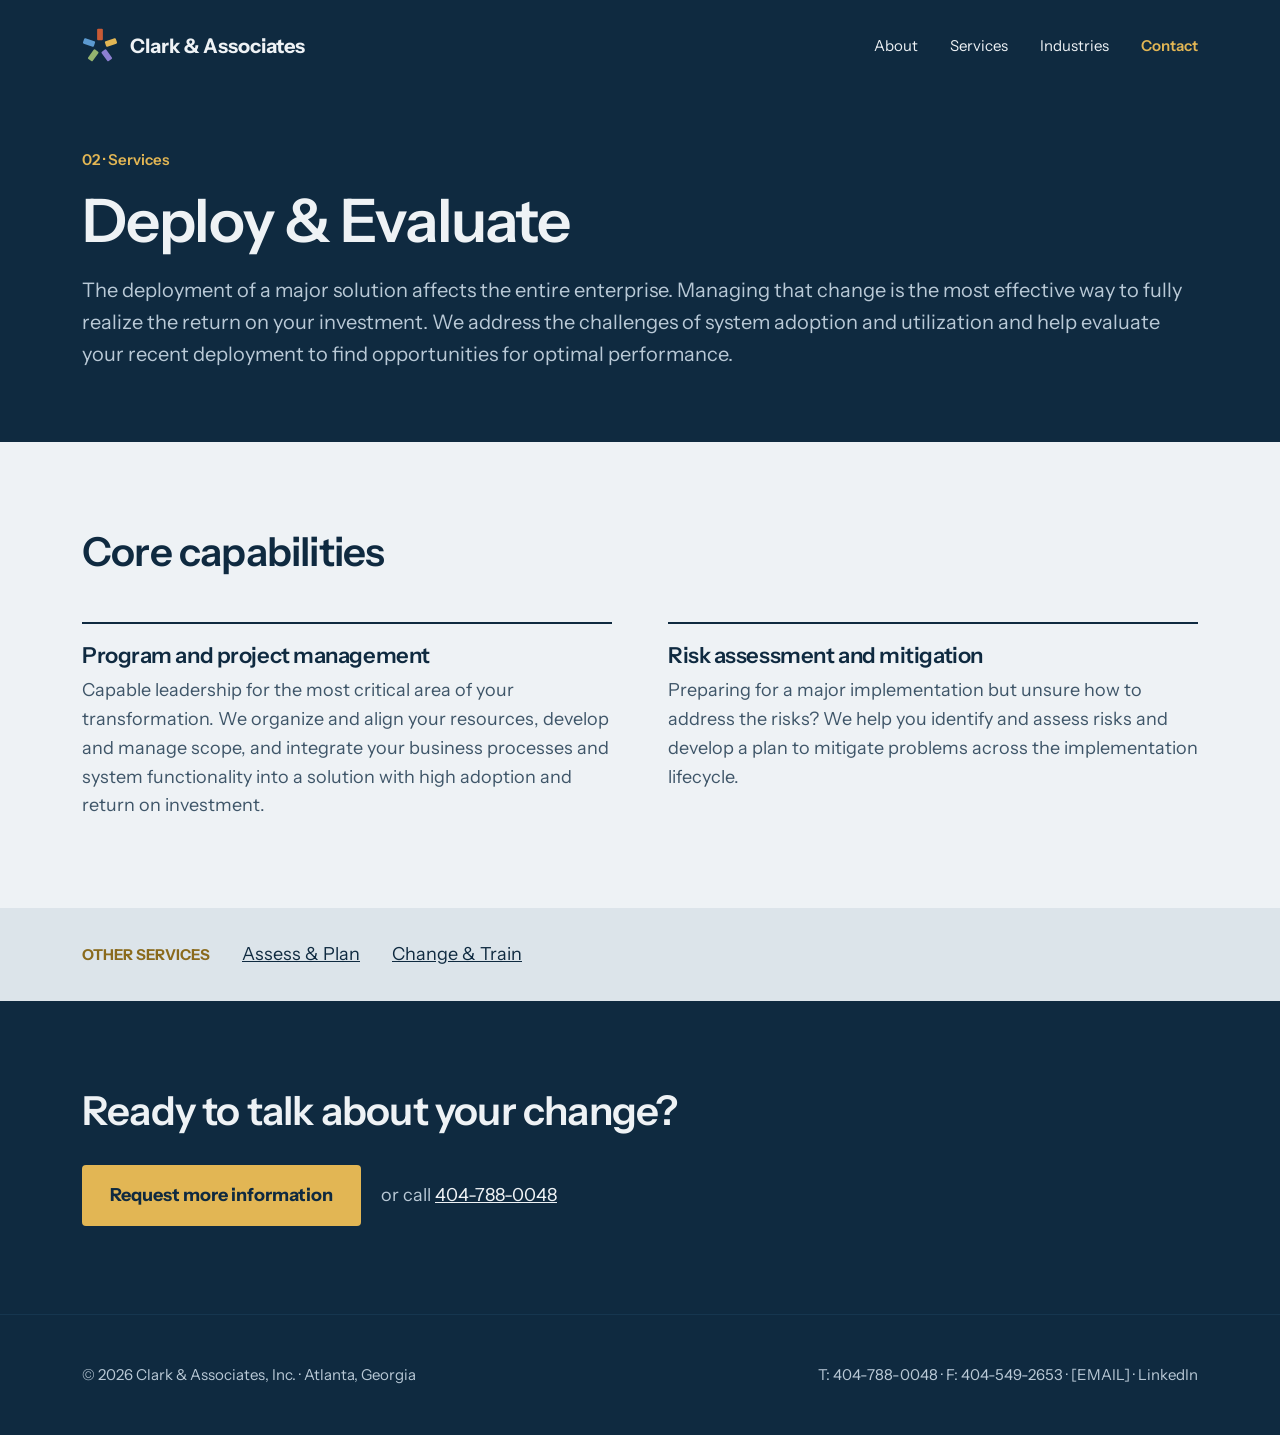
<file: project-management-services/index.html>
<!doctype html>
<html lang="en"><head><meta charset="utf-8"><meta name="viewport" content="width=device-width,initial-scale=1">
<title>Project Management Services | Atlanta | Marietta GA</title><meta name="description" content="Program and project management plus risk assessment for enterprise system deployments in Atlanta and metro Georgia.">
<link rel="canonical" href="https://clarkainc.com/project-management-services/">
<meta property="og:title" content="Project Management Services | Atlanta | Marietta GA"><meta property="og:description" content="Program and project management plus risk assessment for enterprise system deployments in Atlanta and metro Georgia."><meta property="og:type" content="website">
<link rel="icon" href="data:image/svg+xml,<svg width='36' height='36' viewBox='-50 -50 100 100' aria-hidden='true'><rect x='-8' y='-48' width='16' height='32' rx='3' fill='%23C85A35'/><rect x='-8' y='-48' width='16' height='32' rx='3' fill='%23E2B654' transform='rotate(72)'/><rect x='-8' y='-48' width='16' height='32' rx='3' fill='%238C7FD0' transform='rotate(144)'/><rect x='-8' y='-48' width='16' height='32' rx='3' fill='%2394B36F' transform='rotate(216)'/><rect x='-8' y='-48' width='16' height='32' rx='3' fill='%235C9AD0' transform='rotate(288)'/></svg>">
<link rel="preconnect" href="https://fonts.googleapis.com"><link rel="preconnect" href="https://fonts.gstatic.com" crossorigin>
<link href="https://fonts.googleapis.com/css2?family=Instrument+Sans:wght@400;500;600;700&display=swap" rel="stylesheet">
<link rel="stylesheet" href="../styles.css"></head><body>
<a class="skip" href="#main">Skip to content</a>
<header class="top"><div class="wrap"><div class="bar"><a class="brand" href="../index.html"><svg width="36" height="36" viewBox="-50 -50 100 100" aria-hidden="true"><rect x="-8" y="-48" width="16" height="32" rx="3" fill="#C85A35"/><rect x="-8" y="-48" width="16" height="32" rx="3" fill="#E2B654" transform="rotate(72)"/><rect x="-8" y="-48" width="16" height="32" rx="3" fill="#8C7FD0" transform="rotate(144)"/><rect x="-8" y="-48" width="16" height="32" rx="3" fill="#94B36F" transform="rotate(216)"/><rect x="-8" y="-48" width="16" height="32" rx="3" fill="#5C9AD0" transform="rotate(288)"/></svg>Clark &amp; Associates</a><nav aria-label="Main"><ul><li><a href="../business-consulting-firm/index.html">About</a></li><li><a href="../services/index.html">Services</a></li><li><a href="../operations-consulting/index.html">Industries</a></li><li><a href="../contact/index.html" class=c>Contact</a></li></ul></nav></div><div class="sub"><a class="crumb" href="../services/index.html">02 &middot; Services</a><h1>Deploy &amp; Evaluate</h1><p>The deployment of a major solution affects the entire enterprise. Managing that change is the most effective way to fully realize the return on your investment. We address the challenges of system adoption and utilization and help evaluate your recent deployment to find opportunities for optimal performance.</p></div></div></header>
<main id="main"><section><div class="wrap"><h2>Core capabilities</h2><div class="grid2"><div class="cap"><h3>Program and project management</h3><p>Capable leadership for the most critical area of your transformation. We organize and align your resources, develop and manage scope, and integrate your business processes and system functionality into a solution with high adoption and return on investment.</p></div><div class="cap"><h3>Risk assessment and mitigation</h3><p>Preparing for a major implementation but unsure how to address the risks? We help you identify and assess risks and develop a plan to mitigate problems across the implementation lifecycle.</p></div></div></div></section><section class="alt strip"><div class="wrap" style="display:flex;gap:32px;align-items:center;flex-wrap:wrap"><span class="num" style="margin:0">OTHER SERVICES</span><a class="more" href="../strategic-business-assessments/index.html" style="margin-right:32px">Assess &amp; Plan</a><a class="more" href="../change-management-solutions/index.html" style="margin-right:32px">Change &amp; Train</a></div></section><section class="closing"><div class="wrap"><h2>Ready to talk about your change?</h2><div class="actions"><a class="btn" href="../contact/index.html">Request more information</a><span>or call <a href="tel:404-788-0048">404-788-0048</a></span></div></div></section></main>
<footer><div class="wrap"><div class="bar"><span>&copy; 2026 Clark &amp; Associates, Inc. &middot; Atlanta, Georgia</span>
<span>T: <a href="tel:404-788-0048">404-788-0048</a> &middot; F: 404-549-2653 &middot; <a href="mailto:[EMAIL]">[EMAIL]</a> &middot; <a href="https://www.linkedin.com/in/clarencejclark/" target="_blank" rel="noopener">LinkedIn</a></span></div></div></footer>
<script>(function(){function fit(h){h.style.fontSize='';var s=parseFloat(getComputedStyle(h).fontSize),w=h.style.whiteSpace;h.style.whiteSpace='nowrap';while(h.scrollWidth>h.clientWidth+1&&s>14){s-=.5;h.style.fontSize=s+'px'}h.style.whiteSpace=w;return s}function f(){var hs=document.querySelectorAll('h1,h2,h3');if(innerWidth<700){hs.forEach(function(h){h.style.fontSize=''});return}hs.forEach(fit);document.querySelectorAll('.grid3,.grid2').forEach(function(g){var t=g.querySelectorAll('h3');if(!t.length)return;var m=Infinity;t.forEach(function(h){m=Math.min(m,parseFloat(h.style.fontSize||getComputedStyle(h).fontSize))});t.forEach(function(h){h.style.fontSize=m+'px'})})}if(document.fonts&&document.fonts.ready)document.fonts.ready.then(f);addEventListener('load',f);addEventListener('resize',f)})();</script>
<script data-goatcounter="https://alittleagency.goatcounter.com/count" async src="//gc.zgo.at/count.js"></script>
</body></html>
</file>
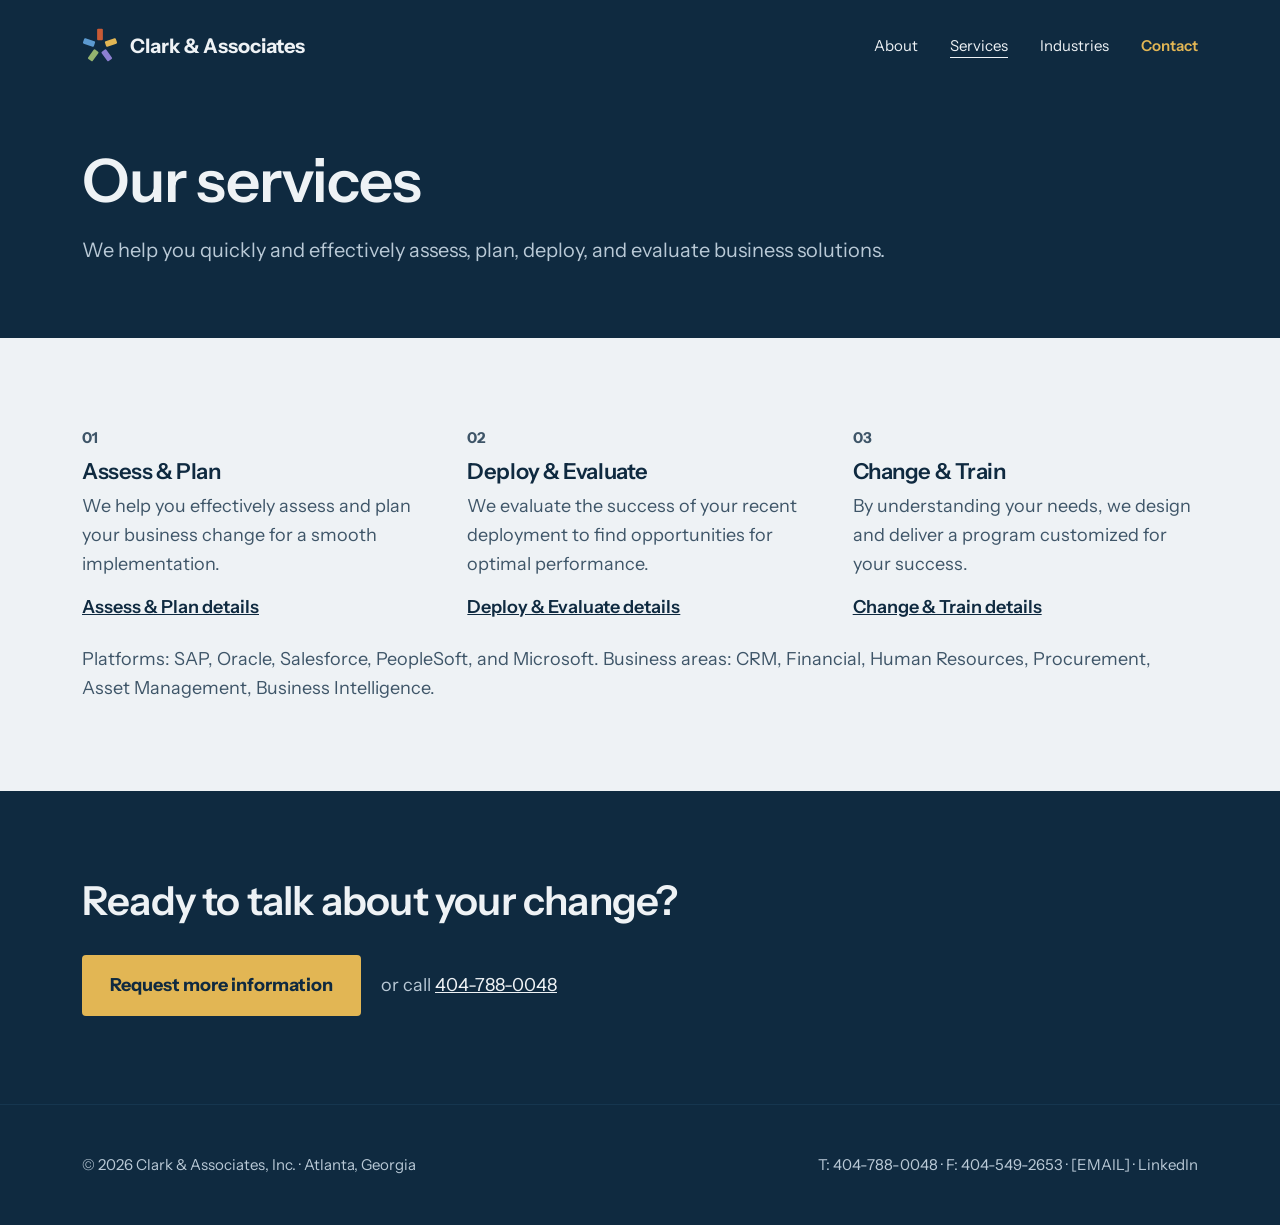
<file: services/index.html>
<!doctype html>
<html lang="en"><head><meta charset="utf-8"><meta name="viewport" content="width=device-width,initial-scale=1">
<title>Change Management Consulting Services | Atlanta GA</title><meta name="description" content="Assessment and planning, deployment and evaluation, and change management and training for enterprise system changes.">
<link rel="canonical" href="https://clarkainc.com/services/">
<meta property="og:title" content="Change Management Consulting Services | Atlanta GA"><meta property="og:description" content="Assessment and planning, deployment and evaluation, and change management and training for enterprise system changes."><meta property="og:type" content="website">
<link rel="icon" href="data:image/svg+xml,<svg width='36' height='36' viewBox='-50 -50 100 100' aria-hidden='true'><rect x='-8' y='-48' width='16' height='32' rx='3' fill='%23C85A35'/><rect x='-8' y='-48' width='16' height='32' rx='3' fill='%23E2B654' transform='rotate(72)'/><rect x='-8' y='-48' width='16' height='32' rx='3' fill='%238C7FD0' transform='rotate(144)'/><rect x='-8' y='-48' width='16' height='32' rx='3' fill='%2394B36F' transform='rotate(216)'/><rect x='-8' y='-48' width='16' height='32' rx='3' fill='%235C9AD0' transform='rotate(288)'/></svg>">
<link rel="preconnect" href="https://fonts.googleapis.com"><link rel="preconnect" href="https://fonts.gstatic.com" crossorigin>
<link href="https://fonts.googleapis.com/css2?family=Instrument+Sans:wght@400;500;600;700&display=swap" rel="stylesheet">
<link rel="stylesheet" href="../styles.css"></head><body>
<a class="skip" href="#main">Skip to content</a>
<header class="top"><div class="wrap"><div class="bar"><a class="brand" href="../index.html"><svg width="36" height="36" viewBox="-50 -50 100 100" aria-hidden="true"><rect x="-8" y="-48" width="16" height="32" rx="3" fill="#C85A35"/><rect x="-8" y="-48" width="16" height="32" rx="3" fill="#E2B654" transform="rotate(72)"/><rect x="-8" y="-48" width="16" height="32" rx="3" fill="#8C7FD0" transform="rotate(144)"/><rect x="-8" y="-48" width="16" height="32" rx="3" fill="#94B36F" transform="rotate(216)"/><rect x="-8" y="-48" width="16" height="32" rx="3" fill="#5C9AD0" transform="rotate(288)"/></svg>Clark &amp; Associates</a><nav aria-label="Main"><ul><li><a href="../business-consulting-firm/index.html">About</a></li><li><a href="../services/index.html" aria-current=page>Services</a></li><li><a href="../operations-consulting/index.html">Industries</a></li><li><a href="../contact/index.html" class=c>Contact</a></li></ul></nav></div><div class="sub"><h1>Our services</h1><p>We help you quickly and effectively assess, plan, deploy, and evaluate business solutions.</p></div></div></header>
<main id="main"><section><div class="wrap"><div class="grid3" style="margin-top:0"><div class="card"><p class="num">01</p><h3>Assess &amp; Plan</h3><p>We help you effectively assess and plan your business change for a smooth implementation.</p><a class="more" href="../strategic-business-assessments/index.html">Assess &amp; Plan details</a></div><div class="card"><p class="num">02</p><h3>Deploy &amp; Evaluate</h3><p>We evaluate the success of your recent deployment to find opportunities for optimal performance.</p><a class="more" href="../project-management-services/index.html">Deploy &amp; Evaluate details</a></div><div class="card"><p class="num">03</p><h3>Change &amp; Train</h3><p>By understanding your needs, we design and deliver a program customized for your success.</p><a class="more" href="../change-management-solutions/index.html">Change &amp; Train details</a></div></div><p class="tags">Platforms: SAP, Oracle, Salesforce, PeopleSoft, and Microsoft. Business areas: CRM, Financial, Human Resources, Procurement, Asset Management, Business Intelligence.</p></div></section><section class="closing"><div class="wrap"><h2>Ready to talk about your change?</h2><div class="actions"><a class="btn" href="../contact/index.html">Request more information</a><span>or call <a href="tel:404-788-0048">404-788-0048</a></span></div></div></section></main>
<footer><div class="wrap"><div class="bar"><span>&copy; 2026 Clark &amp; Associates, Inc. &middot; Atlanta, Georgia</span>
<span>T: <a href="tel:404-788-0048">404-788-0048</a> &middot; F: 404-549-2653 &middot; <a href="mailto:[EMAIL]">[EMAIL]</a> &middot; <a href="https://www.linkedin.com/in/clarencejclark/" target="_blank" rel="noopener">LinkedIn</a></span></div></div></footer>
<script>(function(){function fit(h){h.style.fontSize='';var s=parseFloat(getComputedStyle(h).fontSize),w=h.style.whiteSpace;h.style.whiteSpace='nowrap';while(h.scrollWidth>h.clientWidth+1&&s>14){s-=.5;h.style.fontSize=s+'px'}h.style.whiteSpace=w;return s}function f(){var hs=document.querySelectorAll('h1,h2,h3');if(innerWidth<700){hs.forEach(function(h){h.style.fontSize=''});return}hs.forEach(fit);document.querySelectorAll('.grid3,.grid2').forEach(function(g){var t=g.querySelectorAll('h3');if(!t.length)return;var m=Infinity;t.forEach(function(h){m=Math.min(m,parseFloat(h.style.fontSize||getComputedStyle(h).fontSize))});t.forEach(function(h){h.style.fontSize=m+'px'})})}if(document.fonts&&document.fonts.ready)document.fonts.ready.then(f);addEventListener('load',f);addEventListener('resize',f)})();</script>
<script data-goatcounter="https://alittleagency.goatcounter.com/count" async src="//gc.zgo.at/count.js"></script>
</body></html>
</file>
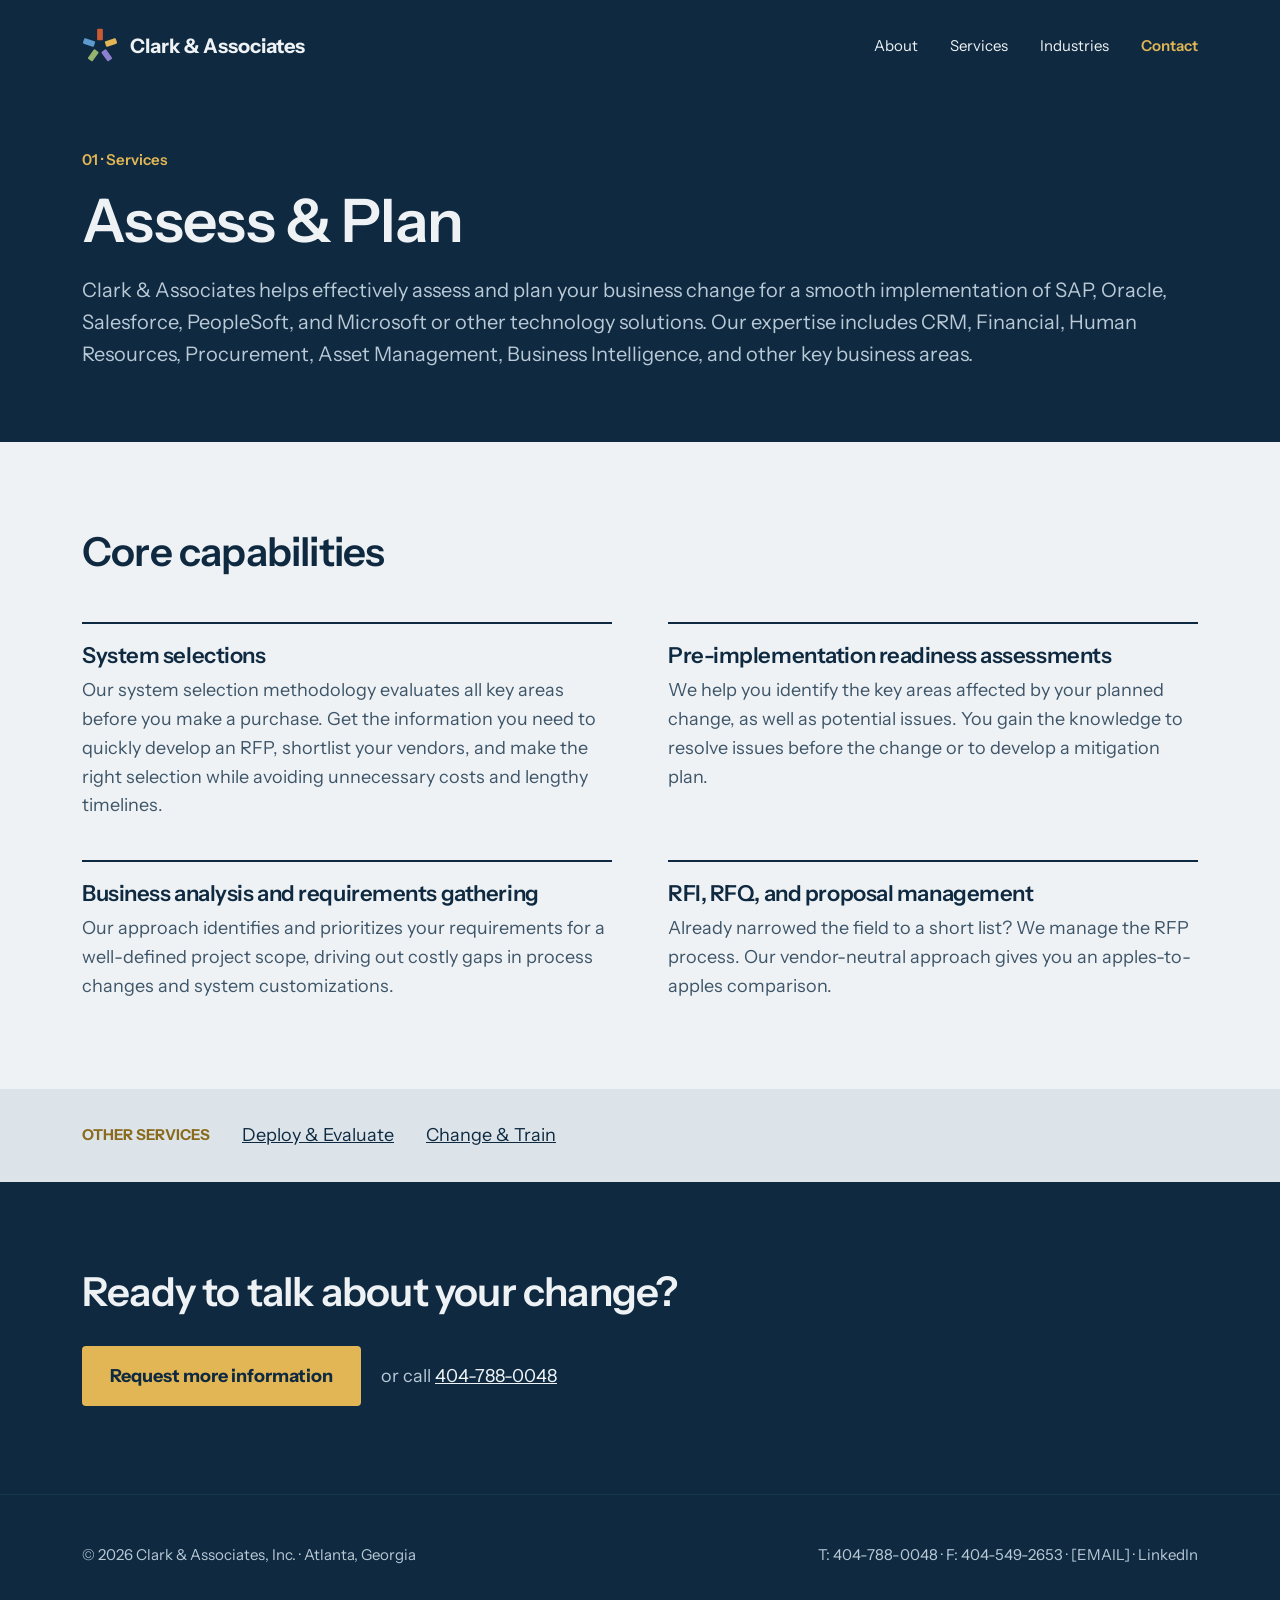
<file: strategic-business-assessments/index.html>
<!doctype html>
<html lang="en"><head><meta charset="utf-8"><meta name="viewport" content="width=device-width,initial-scale=1">
<title>Strategic Business Assessments | Atlanta | Marietta GA</title><meta name="description" content="System selection, readiness assessments, requirements gathering and RFP management in Atlanta, Marietta, Alpharetta and Roswell, GA.">
<link rel="canonical" href="https://clarkainc.com/strategic-business-assessments/">
<meta property="og:title" content="Strategic Business Assessments | Atlanta | Marietta GA"><meta property="og:description" content="System selection, readiness assessments, requirements gathering and RFP management in Atlanta, Marietta, Alpharetta and Roswell, GA."><meta property="og:type" content="website">
<link rel="icon" href="data:image/svg+xml,<svg width='36' height='36' viewBox='-50 -50 100 100' aria-hidden='true'><rect x='-8' y='-48' width='16' height='32' rx='3' fill='%23C85A35'/><rect x='-8' y='-48' width='16' height='32' rx='3' fill='%23E2B654' transform='rotate(72)'/><rect x='-8' y='-48' width='16' height='32' rx='3' fill='%238C7FD0' transform='rotate(144)'/><rect x='-8' y='-48' width='16' height='32' rx='3' fill='%2394B36F' transform='rotate(216)'/><rect x='-8' y='-48' width='16' height='32' rx='3' fill='%235C9AD0' transform='rotate(288)'/></svg>">
<link rel="preconnect" href="https://fonts.googleapis.com"><link rel="preconnect" href="https://fonts.gstatic.com" crossorigin>
<link href="https://fonts.googleapis.com/css2?family=Instrument+Sans:wght@400;500;600;700&display=swap" rel="stylesheet">
<link rel="stylesheet" href="../styles.css"></head><body>
<a class="skip" href="#main">Skip to content</a>
<header class="top"><div class="wrap"><div class="bar"><a class="brand" href="../index.html"><svg width="36" height="36" viewBox="-50 -50 100 100" aria-hidden="true"><rect x="-8" y="-48" width="16" height="32" rx="3" fill="#C85A35"/><rect x="-8" y="-48" width="16" height="32" rx="3" fill="#E2B654" transform="rotate(72)"/><rect x="-8" y="-48" width="16" height="32" rx="3" fill="#8C7FD0" transform="rotate(144)"/><rect x="-8" y="-48" width="16" height="32" rx="3" fill="#94B36F" transform="rotate(216)"/><rect x="-8" y="-48" width="16" height="32" rx="3" fill="#5C9AD0" transform="rotate(288)"/></svg>Clark &amp; Associates</a><nav aria-label="Main"><ul><li><a href="../business-consulting-firm/index.html">About</a></li><li><a href="../services/index.html">Services</a></li><li><a href="../operations-consulting/index.html">Industries</a></li><li><a href="../contact/index.html" class=c>Contact</a></li></ul></nav></div><div class="sub"><a class="crumb" href="../services/index.html">01 &middot; Services</a><h1>Assess &amp; Plan</h1><p>Clark &amp; Associates helps effectively assess and plan your business change for a smooth implementation of SAP, Oracle, Salesforce, PeopleSoft, and Microsoft or other technology solutions. Our expertise includes CRM, Financial, Human Resources, Procurement, Asset Management, Business Intelligence, and other key business areas.</p></div></div></header>
<main id="main"><section><div class="wrap"><h2>Core capabilities</h2><div class="grid2"><div class="cap"><h3>System selections</h3><p>Our system selection methodology evaluates all key areas before you make a purchase. Get the information you need to quickly develop an RFP, shortlist your vendors, and make the right selection while avoiding unnecessary costs and lengthy timelines.</p></div><div class="cap"><h3>Pre-implementation readiness assessments</h3><p>We help you identify the key areas affected by your planned change, as well as potential issues. You gain the knowledge to resolve issues before the change or to develop a mitigation plan.</p></div><div class="cap"><h3>Business analysis and requirements gathering</h3><p>Our approach identifies and prioritizes your requirements for a well-defined project scope, driving out costly gaps in process changes and system customizations.</p></div><div class="cap"><h3>RFI, RFQ, and proposal management</h3><p>Already narrowed the field to a short list? We manage the RFP process. Our vendor-neutral approach gives you an apples-to-apples comparison.</p></div></div></div></section><section class="alt strip"><div class="wrap" style="display:flex;gap:32px;align-items:center;flex-wrap:wrap"><span class="num" style="margin:0">OTHER SERVICES</span><a class="more" href="../project-management-services/index.html" style="margin-right:32px">Deploy &amp; Evaluate</a><a class="more" href="../change-management-solutions/index.html" style="margin-right:32px">Change &amp; Train</a></div></section><section class="closing"><div class="wrap"><h2>Ready to talk about your change?</h2><div class="actions"><a class="btn" href="../contact/index.html">Request more information</a><span>or call <a href="tel:404-788-0048">404-788-0048</a></span></div></div></section></main>
<footer><div class="wrap"><div class="bar"><span>&copy; 2026 Clark &amp; Associates, Inc. &middot; Atlanta, Georgia</span>
<span>T: <a href="tel:404-788-0048">404-788-0048</a> &middot; F: 404-549-2653 &middot; <a href="mailto:[EMAIL]">[EMAIL]</a> &middot; <a href="https://www.linkedin.com/in/clarencejclark/" target="_blank" rel="noopener">LinkedIn</a></span></div></div></footer>
<script>(function(){function fit(h){h.style.fontSize='';var s=parseFloat(getComputedStyle(h).fontSize),w=h.style.whiteSpace;h.style.whiteSpace='nowrap';while(h.scrollWidth>h.clientWidth+1&&s>14){s-=.5;h.style.fontSize=s+'px'}h.style.whiteSpace=w;return s}function f(){var hs=document.querySelectorAll('h1,h2,h3');if(innerWidth<700){hs.forEach(function(h){h.style.fontSize=''});return}hs.forEach(fit);document.querySelectorAll('.grid3,.grid2').forEach(function(g){var t=g.querySelectorAll('h3');if(!t.length)return;var m=Infinity;t.forEach(function(h){m=Math.min(m,parseFloat(h.style.fontSize||getComputedStyle(h).fontSize))});t.forEach(function(h){h.style.fontSize=m+'px'})})}if(document.fonts&&document.fonts.ready)document.fonts.ready.then(f);addEventListener('load',f);addEventListener('resize',f)})();</script>
<script data-goatcounter="https://alittleagency.goatcounter.com/count" async src="//gc.zgo.at/count.js"></script>
</body></html>
</file>
<file: styles.css>
:root{--navy:#0F2A40;--navy-2:#16364F;--gold:#E2B654;--gold-ink:#8A6A1C;--mist:#EEF2F5;--mist-2:#DCE4EA;--ink:#0F2A40;--muted:#3E5568;--on-navy:#EEF2F5;--on-navy-muted:#B9C9D6;--field:#FFFFFF}
*{box-sizing:border-box}html{scroll-behavior:smooth}
body{margin:0;background:var(--mist);color:var(--ink);font:400 18px/1.6 'Instrument Sans',system-ui,sans-serif;-webkit-font-smoothing:antialiased}
a{color:inherit}img,svg{display:block}
.wrap{max-width:1180px;margin:0 auto;padding:0 32px}
h1,h2,h3{margin:0;font-weight:600;letter-spacing:-.02em;line-height:1.1}
h1{font-size:clamp(36px,5.2vw,60px)}h2{font-size:clamp(28px,3.4vw,40px)}h3{font-size:22px}
p{margin:0}
.skip{position:absolute;left:-999px}.skip:focus{left:16px;top:16px;background:var(--gold);padding:8px 12px;z-index:9}
header.top{background:var(--navy);color:var(--on-navy)}
.bar{display:flex;align-items:center;justify-content:space-between;gap:24px;padding:24px 0;flex-wrap:wrap}
.brand{display:flex;align-items:center;gap:12px;text-decoration:none;font-weight:700;font-size:20px;white-space:nowrap}
nav ul{list-style:none;margin:0;padding:0;display:flex;gap:32px;flex-wrap:wrap}
nav a{text-decoration:none;font-size:15px;white-space:nowrap;padding:10px 0;display:inline-block}
nav a:hover,nav a[aria-current]{text-decoration:underline;text-underline-offset:6px}
nav a.c{color:var(--gold);font-weight:600}
.hero{padding:72px 0 96px}.hero h1{white-space:nowrap}.hero{width:fit-content;max-width:100%}.hero p{width:0;min-width:100%}
.hero p{color:var(--on-navy-muted);font-size:20px;margin-top:24px}
.sub{padding:56px 0 72px}.sub p{color:var(--on-navy-muted);font-size:20px;margin-top:20px}
.crumb{color:var(--gold);font-weight:600;font-size:15px;margin-bottom:16px;display:block;text-decoration:none}
.actions{display:flex;gap:20px;align-items:center;flex-wrap:wrap;margin-top:32px}
.btn{background:var(--gold);color:var(--navy);padding:16px 28px;border-radius:4px;font-weight:700;text-decoration:none;white-space:nowrap;display:inline-block;border:0;font:inherit;font-weight:700;cursor:pointer}
.btn:hover{background:#F0CC7A}
.actions span{color:var(--on-navy-muted);white-space:nowrap}.actions span a{color:var(--on-navy)}
section{padding:88px 0}section.alt{background:var(--mist-2)}section.strip{padding:32px 0}.strip .more{margin:0 !important}
.lead{color:var(--muted);margin-top:16px}
.grid3{display:grid;grid-template-columns:repeat(3,minmax(0,1fr));gap:40px;margin-top:48px}
.grid2{display:grid;grid-template-columns:repeat(2,minmax(0,1fr));gap:40px 56px;margin-top:48px}
.num{color:var(--gold-ink);font-weight:700;font-size:15px;margin-bottom:10px}
.card h3{margin-bottom:8px;white-space:nowrap}.card p{color:var(--muted)}
.card a.more{display:inline-block;margin-top:14px;font-weight:600;color:var(--navy)}
.qs{list-style:none;padding:0;margin:32px 0 0;display:grid;gap:16px}
.qs li{font-size:20px;font-weight:600;padding-left:28px;position:relative}
.qs li:before{content:"";position:absolute;left:0;top:.6em;width:12px;height:3px;background:var(--gold)}
.split{display:grid;grid-template-columns:1fr 1fr;gap:64px;align-items:start}
.cap{border-top:2px solid var(--navy);padding-top:20px}.cap h3{margin-bottom:8px}.cap p{color:var(--muted)}
.lists{display:grid;grid-template-columns:1fr 1fr;gap:56px;margin-top:48px}
.lists h3{margin-bottom:16px;color:var(--gold-ink);font-size:15px;letter-spacing:.06em;text-transform:uppercase}
.lists ul{list-style:none;padding:0;margin:0}.lists li{padding:14px 0;border-bottom:1px solid #C3CFD8;font-size:20px;font-weight:500}
.tags{color:var(--muted);margin-top:24px}
.ph{background:var(--mist-2);border:2px dashed #9FB1BF;border-radius:8px;padding:24px;color:var(--muted);font-weight:500}
.leader{display:grid;grid-template-columns:240px 1fr;gap:48px;align-items:start;margin-top:48px}
.photo{aspect-ratio:4/5;background:var(--mist-2);border:2px dashed #9FB1BF;border-radius:8px;display:flex;align-items:center;justify-content:center;color:var(--muted);font-size:15px;text-align:center;padding:16px}
.closing{background:var(--navy);color:var(--on-navy)}.closing p{color:var(--on-navy-muted);margin-top:16px}
form{display:grid;gap:18px;margin-top:8px}label{font-weight:600;font-size:15px;display:grid;gap:6px}
input,textarea{font:inherit;padding:14px 16px;border:1px solid #9FB1BF;border-radius:4px;background:var(--field);color:var(--ink)}
input:focus,textarea:focus{outline:3px solid var(--gold);outline-offset:1px}
.hp{position:absolute;left:-5000px}
.info dt{font-weight:600;font-size:15px;color:var(--gold-ink);margin-top:20px}.info dd{margin:4px 0 0;font-size:20px}.info dt:first-child{margin-top:0}
footer{background:var(--navy);color:var(--on-navy-muted);padding:48px 0;font-size:15px;border-top:1px solid var(--navy-2)}
footer .bar{padding:0}footer a{text-decoration:none}footer a:hover{text-decoration:underline}
@media (max-width:900px){.grid3,.grid2,.split,.lists,.leader{grid-template-columns:1fr}.leader{gap:24px}.photo{max-width:240px}section{padding:64px 0}.hero h1,.card h3{white-space:normal}}
</file>
